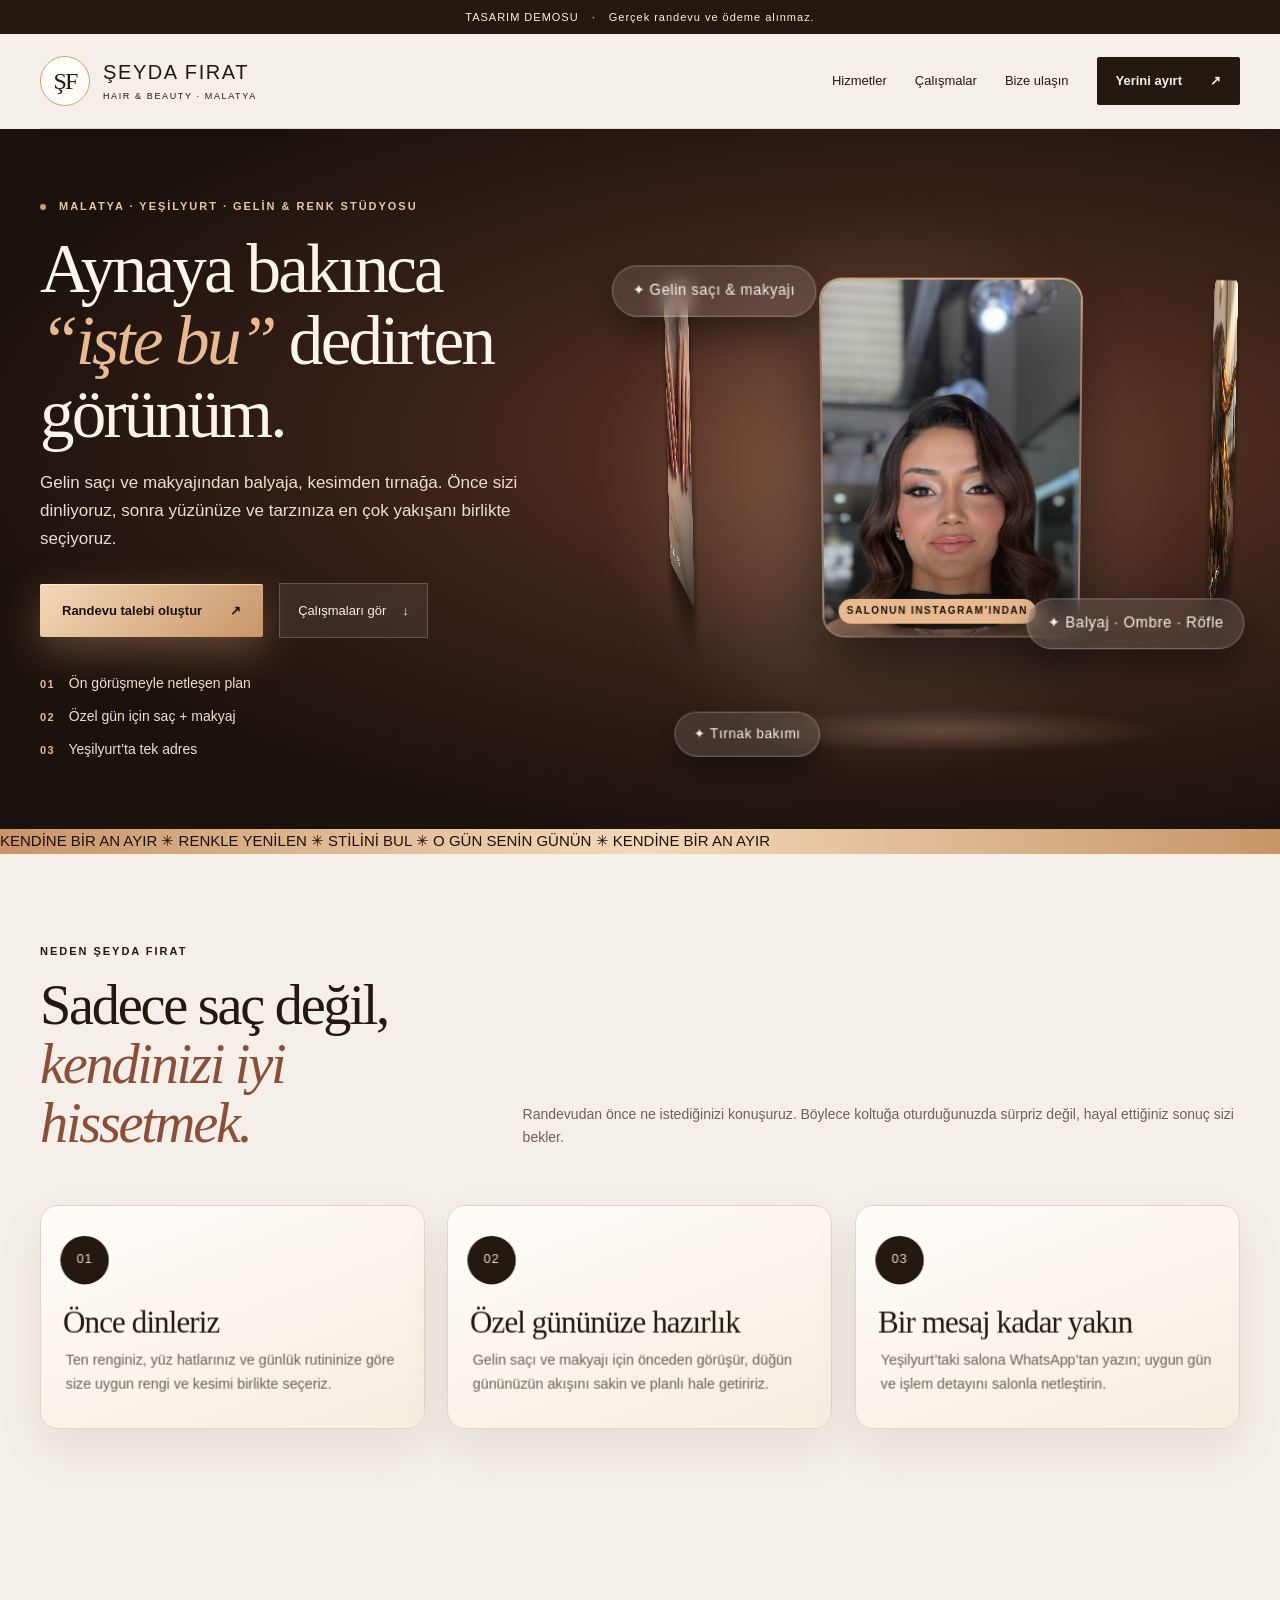
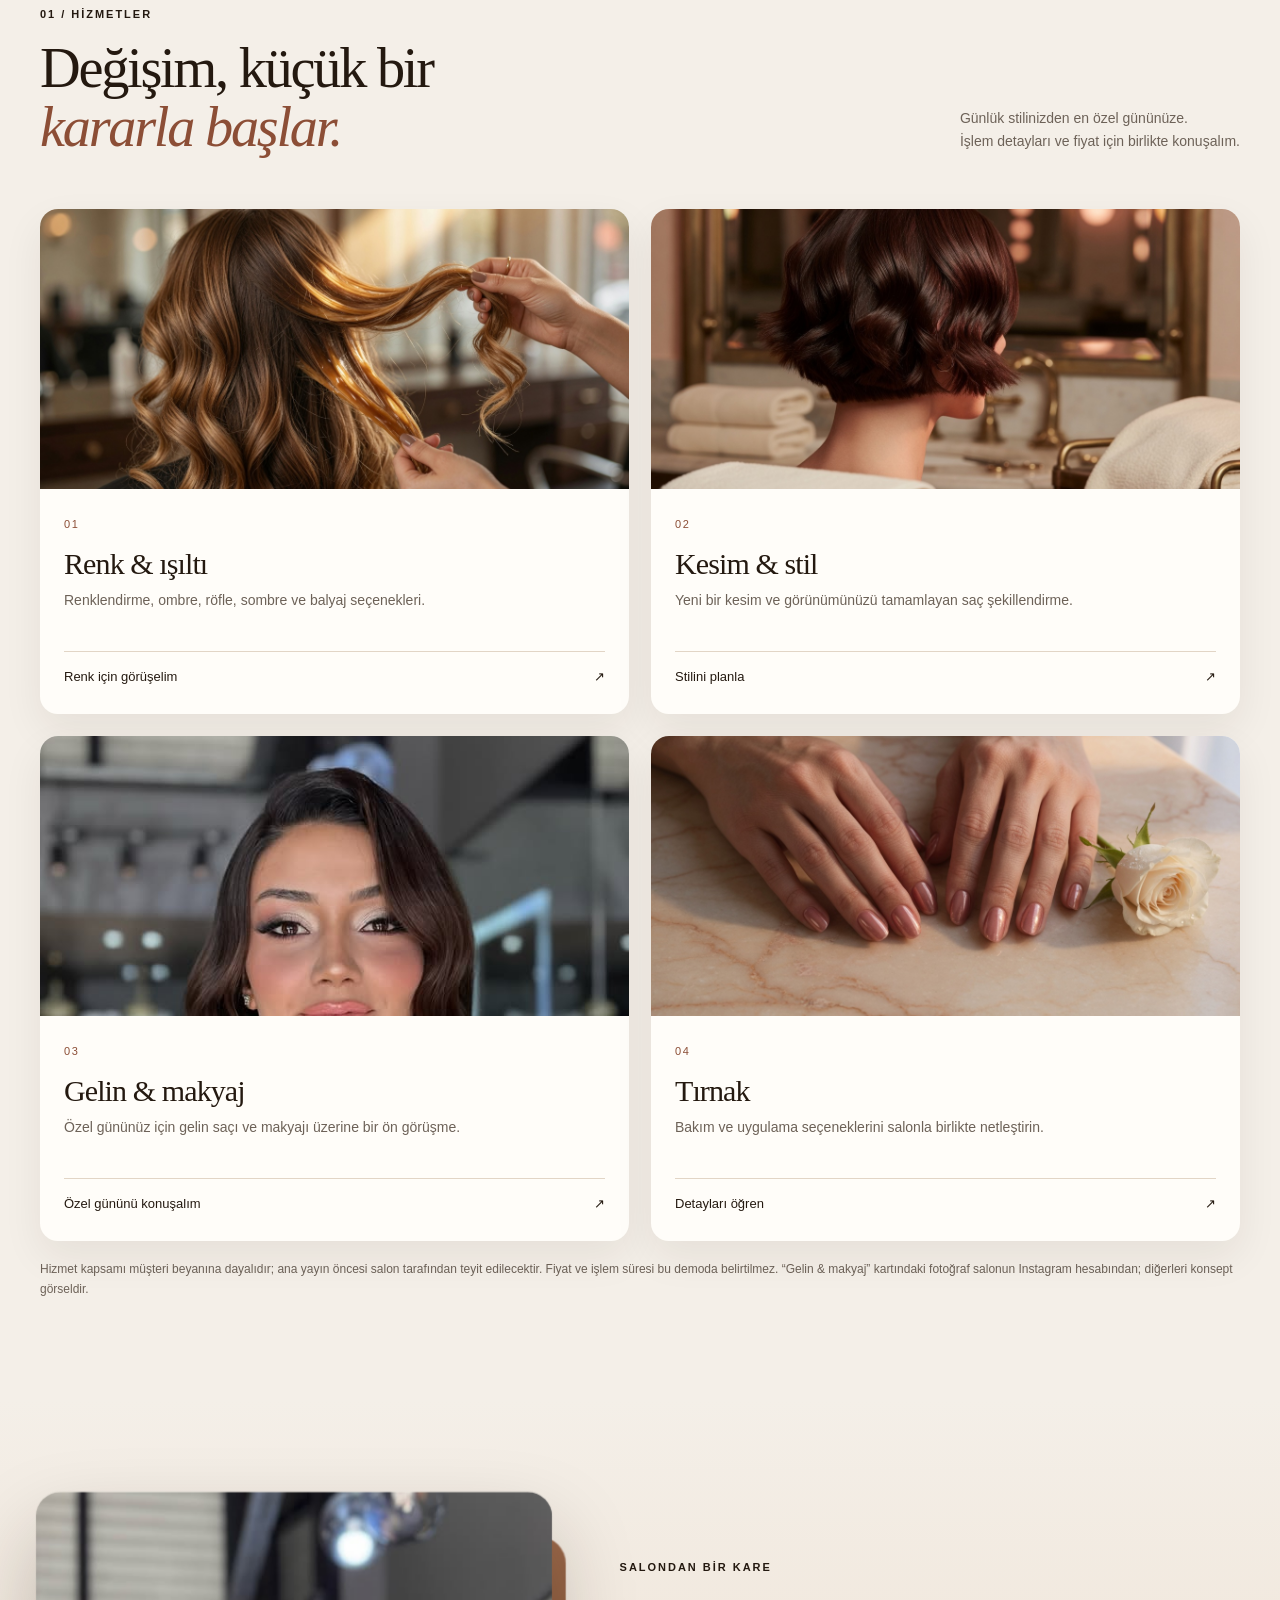
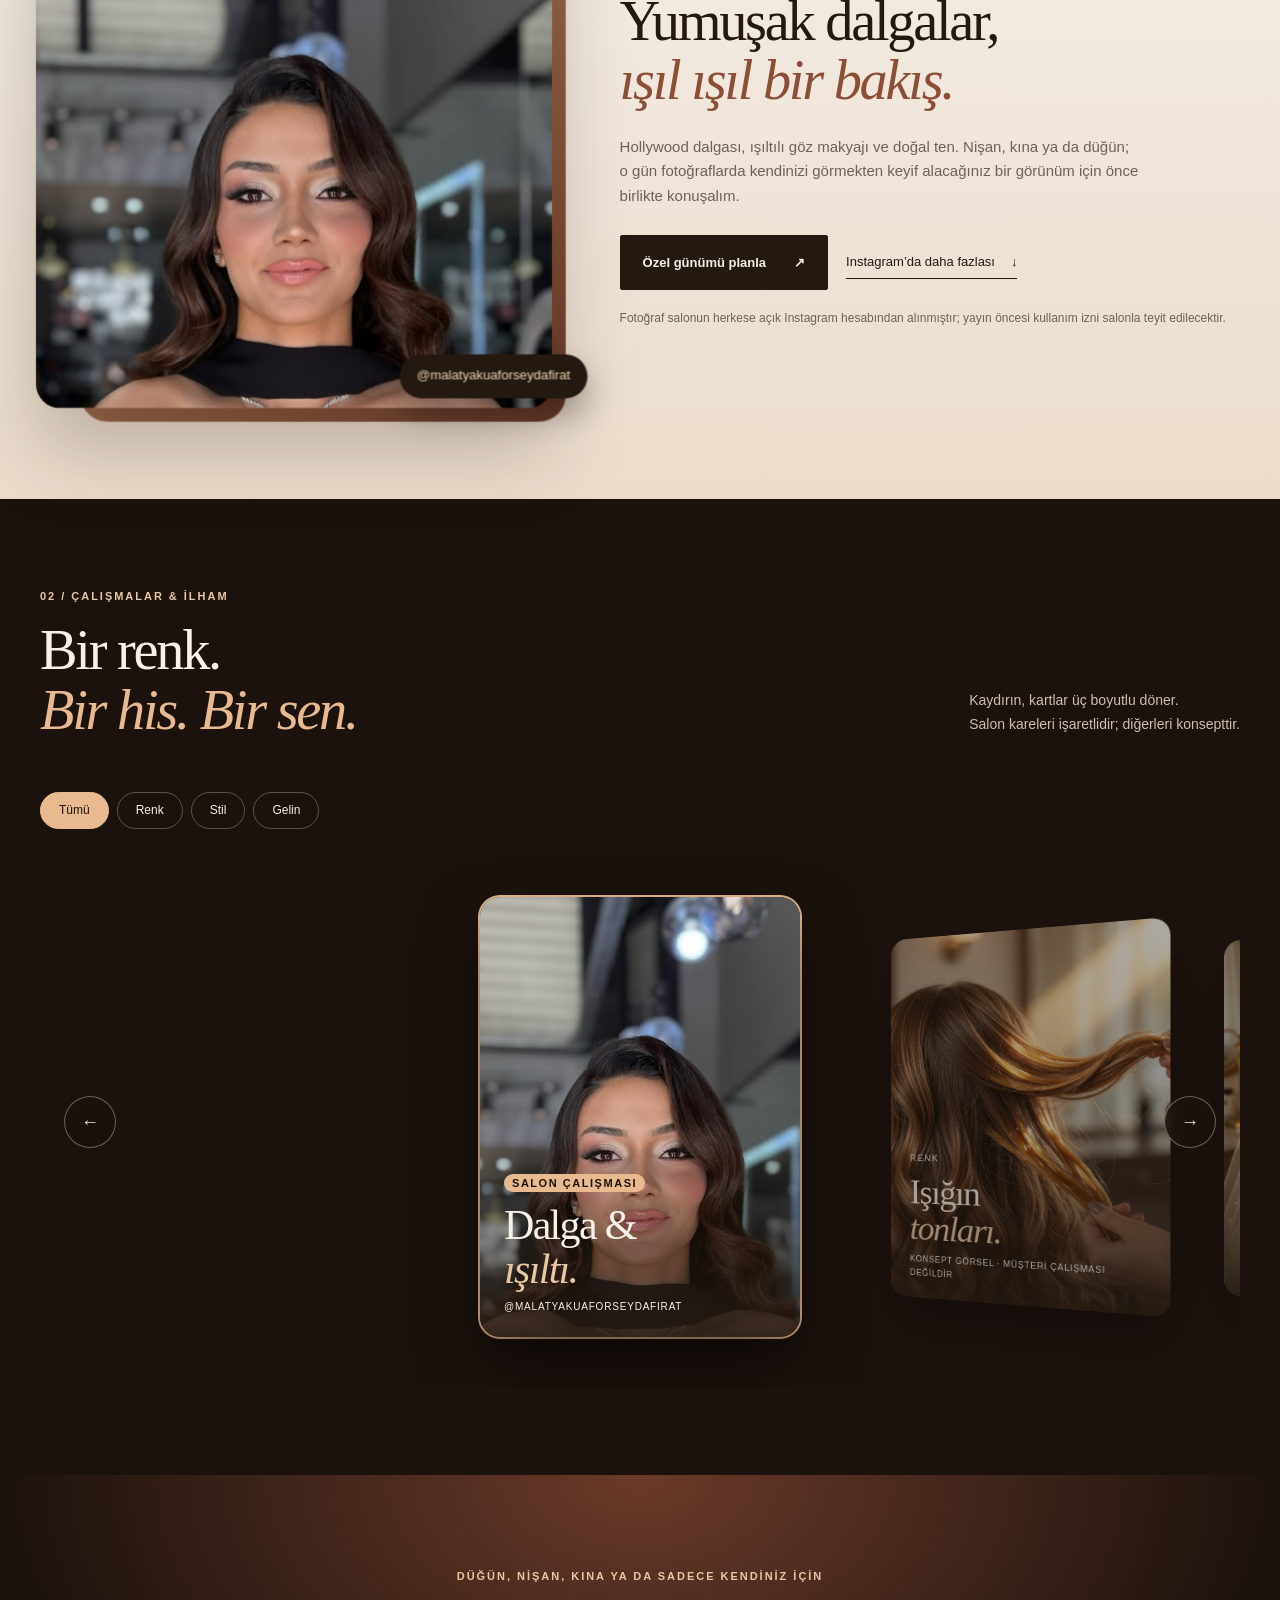
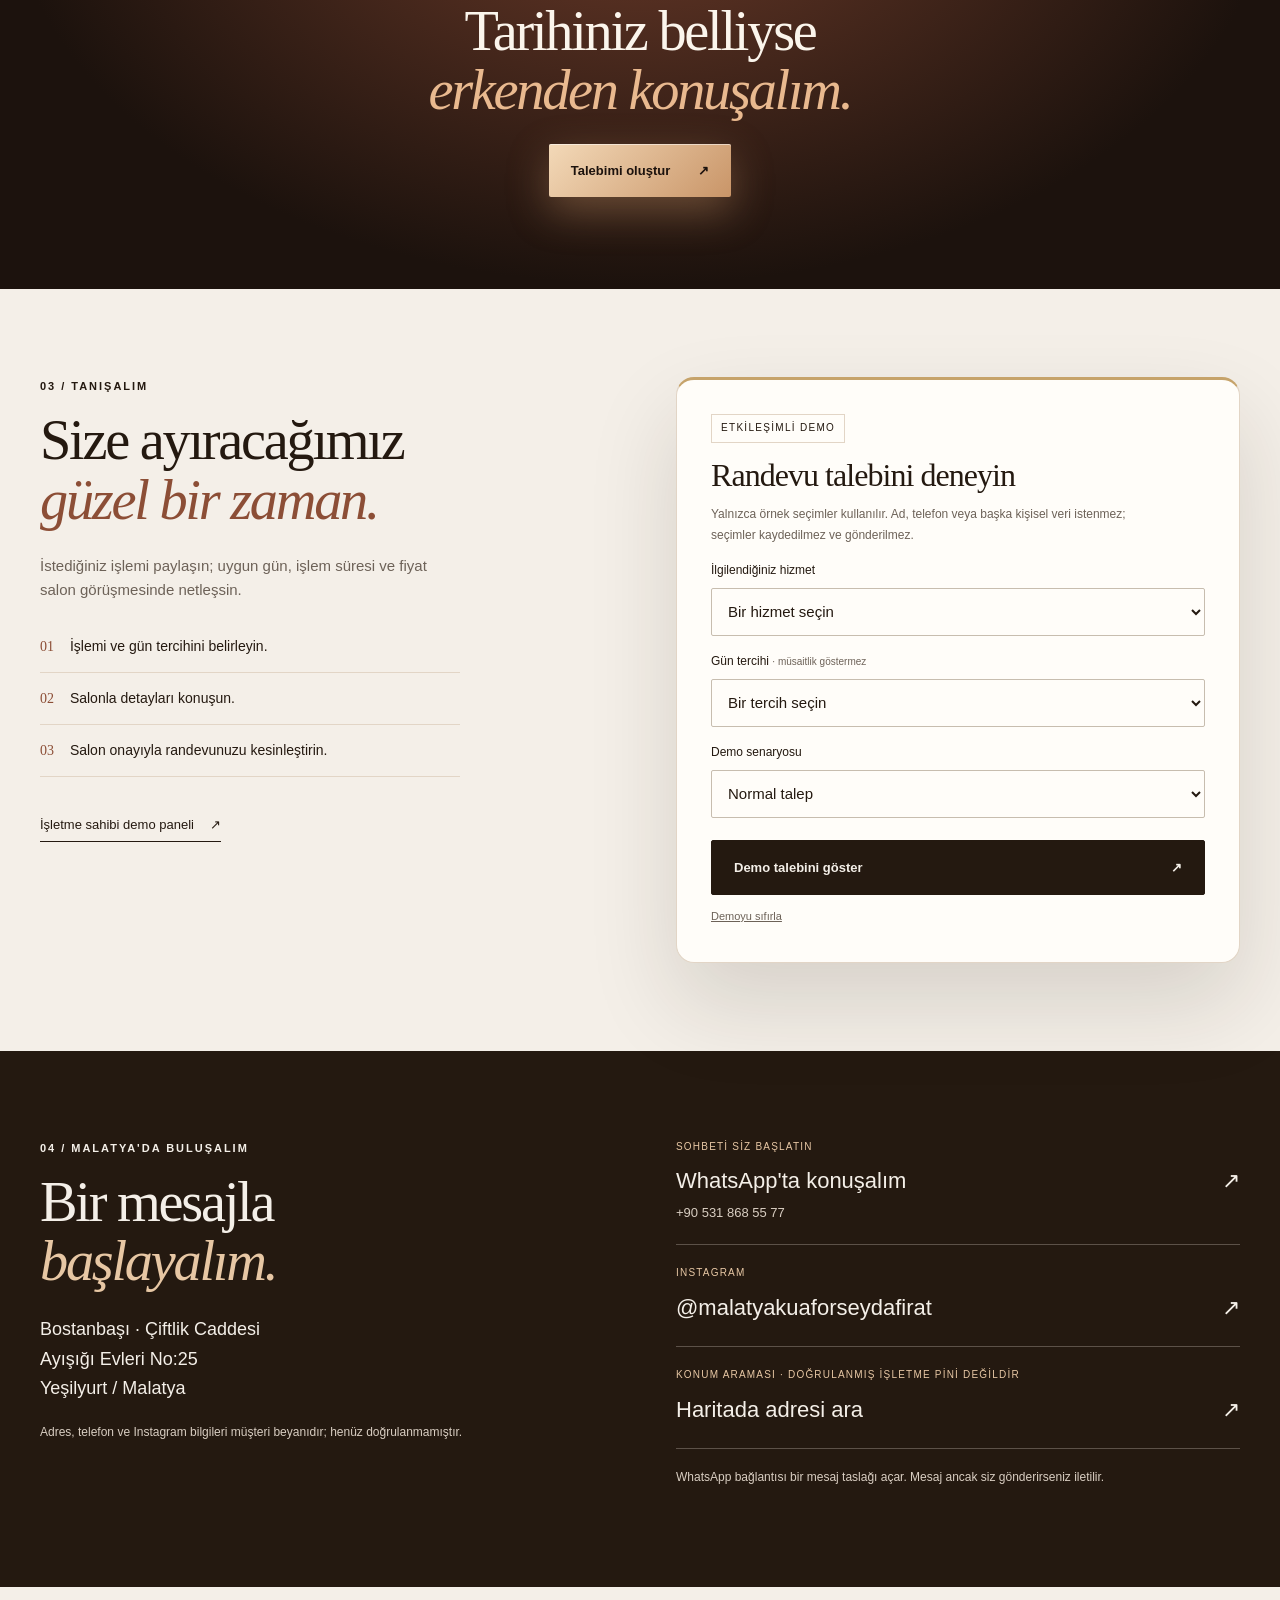
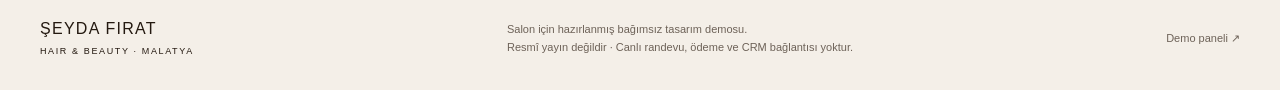
<file: index.html>
<!doctype html>
<html lang="tr">
<head>
  <meta charset="utf-8"><meta name="viewport" content="width=device-width, initial-scale=1">
  <meta name="robots" content="noindex,nofollow"><meta name="theme-color" content="#1c120d">
  <meta name="description" content="Salon Şeyda Fırat için Malatya, Yeşilyurt odaklı web sitesi tasarım demosu. Gerçek randevu almaz.">
  <title>Salon Şeyda Fırat · Malatya | Tasarım demosu</title>
  <link rel="icon" href="assets/mark.svg" type="image/svg+xml"><link rel="stylesheet" href="style.css"><script src="app.js" defer></script>
</head>
<body class="v3d">
  <a class="skip" href="#main">İçeriğe geç</a>
  <div class="preview">TASARIM DEMOSU <span>·</span> Gerçek randevu ve ödeme alınmaz.</div>
  <header class="header wrap">
    <a class="brand" href="#" aria-label="Salon Şeyda Fırat ana sayfa"><span class="monogram">ŞF</span><span>ŞEYDA FIRAT<small>HAIR & BEAUTY · MALATYA</small></span></a>
    <button class="menu-toggle" aria-expanded="false" aria-controls="nav">Menü <span>☰</span></button>
    <nav id="nav" aria-label="Ana menü"><a href="#hizmetler">Hizmetler</a><a href="#portfoy">Çalışmalar</a><a href="#iletisim">Bize ulaşın</a><a class="button small" href="#randevu">Yerini ayırt <span>↗</span></a></nav>
  </header>
  <main id="main">
    <section class="hero3d" aria-labelledby="hero-title">
      <div class="glow" aria-hidden="true"></div>
      <div class="wrap hero-grid">
        <div class="hero-copy">
          <p class="eyebrow"><span class="dot"></span> MALATYA · YEŞİLYURT · GELİN & RENK STÜDYOSU</p>
          <h1 id="hero-title">Aynaya bakınca<br><em>“işte bu”</em> dedirten<br>görünüm.</h1>
          <p class="intro">Gelin saçı ve makyajından balyaja, kesimden tırnağa. Önce sizi dinliyoruz, sonra yüzünüze ve tarzınıza en çok yakışanı birlikte seçiyoruz.</p>
          <div class="actions"><a class="button glow-btn" href="#randevu">Randevu talebi oluştur <span>↗</span></a><a class="text-link light" href="#portfoy">Çalışmaları gör <span>↓</span></a></div>
          <ul class="hero-points"><li><b>01</b> Ön görüşmeyle netleşen plan</li><li><b>02</b> Özel gün için saç + makyaj</li><li><b>03</b> Yeşilyurt’ta tek adres</li></ul>
        </div>
        <div class="scene" data-scene aria-label="Salon çalışmaları ve konsept görsellerden dönen 3B vitrin">
          <div class="scene-tilt">
            <div class="ring-pos"><div class="ring">
              <figure style="--i:0" class="real"><img src="assets/ig-makyaj.jpg" alt="Salonun Instagram hesabında paylaşılan dalgalı saç ve makyaj çalışması."><figcaption>SALONUN INSTAGRAM’INDAN</figcaption></figure>
              <figure style="--i:1"><img src="assets/look-renk.jpg" alt="Karamel röfle konsepti. Müşteri çalışması değildir."><figcaption>RENK · KONSEPT</figcaption></figure>
              <figure style="--i:2"><img src="assets/look-gelin.jpg" alt="Gelin topuzu konsepti. Müşteri çalışması değildir."><figcaption>GELİN · KONSEPT</figcaption></figure>
              <figure style="--i:3"><img src="assets/look-stil.jpg" alt="Kısa dalgalı kesim konsepti. Müşteri çalışması değildir."><figcaption>KESİM · KONSEPT</figcaption></figure>
              <figure style="--i:4"><img src="assets/look-tirnak.jpg" alt="Tırnak bakımı konsepti. Müşteri çalışması değildir."><figcaption>TIRNAK · KONSEPT</figcaption></figure>
            </div></div>
            <span class="chip3d c1">✦ Gelin saçı & makyajı</span>
            <span class="chip3d c2">✦ Balyaj · Ombre · Röfle</span>
            <span class="chip3d c3">✦ Tırnak bakımı</span>
            <div class="floor" aria-hidden="true"></div>
          </div>
        </div>
      </div>
    </section>
    <div class="ribbon" aria-hidden="true">KENDİNE BİR AN AYIR <span>✳</span> RENKLE YENİLEN <span>✳</span> STİLİNİ BUL <span>✳</span> O GÜN SENİN GÜNÜN <span>✳</span> KENDİNE BİR AN AYIR</div>

    <section class="why section wrap" aria-labelledby="why-title">
      <div class="section-head"><div><p class="eyebrow">NEDEN ŞEYDA FIRAT</p><h2 id="why-title">Sadece saç değil,<br><em>kendinizi iyi hissetmek.</em></h2></div><p>Randevudan önce ne istediğinizi konuşuruz. Böylece koltuğa oturduğunuzda sürpriz değil, hayal ettiğiniz sonuç sizi bekler.</p></div>
      <div class="why-grid">
        <article class="tilt" data-tilt><span class="why-no">01</span><h3>Önce dinleriz</h3><p>Ten renginiz, yüz hatlarınız ve günlük rutininize göre size uygun rengi ve kesimi birlikte seçeriz.</p></article>
        <article class="tilt" data-tilt><span class="why-no">02</span><h3>Özel gününüze hazırlık</h3><p>Gelin saçı ve makyajı için önceden görüşür, düğün gününüzün akışını sakin ve planlı hale getiririz.</p></article>
        <article class="tilt" data-tilt><span class="why-no">03</span><h3>Bir mesaj kadar yakın</h3><p>Yeşilyurt’taki salona WhatsApp’tan yazın; uygun gün ve işlem detayını salonla netleştirin.</p></article>
      </div>
    </section>

    <section id="hizmetler" class="section wrap"><div class="section-head"><div><p class="eyebrow">01 / HİZMETLER</p><h2>Değişim, küçük bir<br><em>kararla başlar.</em></h2></div><p>Günlük stilinizden en özel gününüze.<br>İşlem detayları ve fiyat için birlikte konuşalım.</p></div>
      <div class="services">
        <article class="tilt" data-tilt><div class="service-photo"><img src="assets/look-renk.jpg" alt=""></div><div class="service-body"><span class="service-no">01</span><h3>Renk & ışıltı</h3><p>Renklendirme, ombre, röfle, sombre ve balyaj seçenekleri.</p><a href="#randevu" data-service="renk">Renk için görüşelim <span>↗</span></a></div></article>
        <article class="tilt" data-tilt><div class="service-photo"><img src="assets/look-stil.jpg" alt=""></div><div class="service-body"><span class="service-no">02</span><h3>Kesim & stil</h3><p>Yeni bir kesim ve görünümünüzü tamamlayan saç şekillendirme.</p><a href="#randevu" data-service="kesim">Stilini planla <span>↗</span></a></div></article>
        <article class="tilt" data-tilt><div class="service-photo"><img src="assets/ig-makyaj.jpg" alt=""></div><div class="service-body"><span class="service-no">03</span><h3>Gelin & makyaj</h3><p>Özel gününüz için gelin saçı ve makyajı üzerine bir ön görüşme.</p><a href="#randevu" data-service="gelin">Özel gününü konuşalım <span>↗</span></a></div></article>
        <article class="tilt" data-tilt><div class="service-photo"><img src="assets/look-tirnak.jpg" alt=""></div><div class="service-body"><span class="service-no">04</span><h3>Tırnak</h3><p>Bakım ve uygulama seçeneklerini salonla birlikte netleştirin.</p><a href="#randevu" data-service="tirnak">Detayları öğren <span>↗</span></a></div></article>
      </div>
      <p class="fine">Hizmet kapsamı müşteri beyanına dayalıdır; ana yayın öncesi salon tarafından teyit edilecektir. Fiyat ve işlem süresi bu demoda belirtilmez. “Gelin & makyaj” kartındaki fotoğraf salonun Instagram hesabından; diğerleri konsept görseldir.</p>
    </section>

    <section class="spotlight" aria-labelledby="spot-title">
      <div class="wrap spot-grid">
        <div class="frame3d tilt" data-tilt>
          <div class="frame-back" aria-hidden="true"></div>
          <img src="assets/ig-makyaj.jpg" alt="Salonun Instagram hesabında paylaşılan, dalgalı saç ve ışıltılı makyaj çalışması.">
          <span class="frame-tag">@malatyakuaforseydafirat</span>
        </div>
        <div>
          <p class="eyebrow">SALONDAN BİR KARE</p>
          <h2 id="spot-title">Yumuşak dalgalar,<br><em>ışıl ışıl bir bakış.</em></h2>
          <p>Hollywood dalgası, ışıltılı göz makyajı ve doğal ten. Nişan, kına ya da düğün; o gün fotoğraflarda kendinizi görmekten keyif alacağınız bir görünüm için önce birlikte konuşalım.</p>
          <div class="actions"><a class="button" href="#randevu" data-service="gelin">Özel günümü planla <span>↗</span></a><a class="text-link" href="#iletisim">Instagram’da daha fazlası <span>↓</span></a></div>
          <p class="fine">Fotoğraf salonun herkese açık Instagram hesabından alınmıştır; yayın öncesi kullanım izni salonla teyit edilecektir.</p>
        </div>
      </div>
    </section>

    <section id="portfoy" class="inspiration"><div class="wrap section"><div class="section-head"><div><p class="eyebrow">02 / ÇALIŞMALAR & İLHAM</p><h2>Bir renk.<br><em>Bir his. Bir sen.</em></h2></div><p>Kaydırın, kartlar üç boyutlu döner.<br>Salon kareleri işaretlidir; diğerleri konsepttir.</p></div><div class="filters" role="group" aria-label="Kategori"><button class="chip active" data-filter="all" aria-pressed="true">Tümü</button><button class="chip" data-filter="renk" aria-pressed="false">Renk</button><button class="chip" data-filter="stil" aria-pressed="false">Stil</button><button class="chip" data-filter="gelin" aria-pressed="false">Gelin</button></div>
      <div class="flow-wrap"><button class="flow-btn prev" type="button" aria-label="Önceki kart">←</button><div class="portfolio flow" tabindex="0" aria-label="Kaydırılabilir çalışma galerisi">
        <article class="concept real" data-category="gelin"><img src="assets/ig-makyaj.jpg" alt="Salonun Instagram çalışması: dalgalı saç ve makyaj."><div class="concept-copy"><span>SALON ÇALIŞMASI</span><strong>Dalga &<br><i>ışıltı.</i></strong><p>@MALATYAKUAFORSEYDAFIRAT</p></div></article>
        <article class="concept" data-category="renk"><img src="assets/look-renk.jpg" alt=""><div class="concept-copy"><span>RENK</span><strong>Işığın<br><i>tonları.</i></strong><p>KONSEPT GÖRSEL · MÜŞTERİ ÇALIŞMASI DEĞİLDİR</p></div></article>
        <article class="concept" data-category="gelin"><img src="assets/look-gelin.jpg" alt=""><div class="concept-copy"><span>GELİN</span><strong>O günün<br><i>ışıltısı.</i></strong><p>KONSEPT GÖRSEL · MÜŞTERİ ÇALIŞMASI DEĞİLDİR</p></div></article>
        <article class="concept" data-category="stil"><img src="assets/look-stil.jpg" alt=""><div class="concept-copy"><span>STİL</span><strong>Doğal.<br><i>Kendine ait.</i></strong><p>KONSEPT GÖRSEL · MÜŞTERİ ÇALIŞMASI DEĞİLDİR</p></div></article>
        <article class="concept" data-category="stil"><img src="assets/look-tirnak.jpg" alt=""><div class="concept-copy"><span>TIRNAK</span><strong>İnce<br><i>detaylar.</i></strong><p>KONSEPT GÖRSEL · MÜŞTERİ ÇALIŞMASI DEĞİLDİR</p></div></article>
        <article class="concept" data-category="renk"><img src="assets/salon-interior.jpg" alt=""><div class="concept-copy"><span>ATMOSFER</span><strong>Size ayrılmış<br><i>bir saat.</i></strong><p>KONSEPT GÖRSEL · SALON FOTOĞRAFI DEĞİLDİR</p></div></article>
      </div><button class="flow-btn next" type="button" aria-label="Sonraki kart">→</button></div>
      <div class="wrap"><div id="filter-status" class="sr-only" role="status"></div></div></div></section>

    <section class="cta-band" aria-label="Randevu çağrısı"><div class="wrap cta-inner"><p class="eyebrow">DÜĞÜN, NİŞAN, KINA YA DA SADECE KENDİNİZ İÇİN</p><h2>Tarihiniz belliyse<br><em>erkenden konuşalım.</em></h2><a class="button glow-btn" href="#randevu">Talebimi oluştur <span>↗</span></a></div></section>

    <section id="randevu" class="section wrap booking"><div><p class="eyebrow">03 / TANIŞALIM</p><h2>Size ayıracağımız<br><em>güzel bir zaman.</em></h2><p>İstediğiniz işlemi paylaşın; uygun gün, işlem süresi ve fiyat salon görüşmesinde netleşsin.</p><div class="steps"><p><b>01</b> İşlemi ve gün tercihini belirleyin.</p><p><b>02</b> Salonla detayları konuşun.</p><p><b>03</b> Salon onayıyla randevunuzu kesinleştirin.</p></div><a class="text-link" href="panel.html">İşletme sahibi demo paneli <span>↗</span></a></div>
      <div class="form-card tilt-soft"><span class="badge">ETKİLEŞİMLİ DEMO</span><h3>Randevu talebini deneyin</h3><p class="fine">Yalnızca örnek seçimler kullanılır. Ad, telefon veya başka kişisel veri istenmez; seçimler kaydedilmez ve gönderilmez.</p><form id="booking-form" autocomplete="off"><label for="service">İlgilendiğiniz hizmet</label><select id="service" required><option value="">Bir hizmet seçin</option><option value="renk">Renk & ışıltı</option><option value="kesim">Kesim & stil</option><option value="gelin">Gelin saçı & makyajı</option><option value="tirnak">Tırnak</option></select><label for="day">Gün tercihi <small>· müsaitlik göstermez</small></label><select id="day" required><option value="">Bir tercih seçin</option><option>Hafta içi</option><option>Hafta sonu</option><option>Salonla birlikte belirleyelim</option></select><label for="scenario">Demo senaryosu</label><select id="scenario"><option value="normal">Normal talep</option><option value="conflict">Çakışma</option><option value="cancel">İptal</option><option value="error">Bağlantı hatası</option></select><button class="button" type="submit">Demo talebini göster <span>↗</span></button><div id="form-result" class="result" role="status" aria-live="polite" hidden></div><button id="reset-demo" class="text-button" type="button">Demoyu sıfırla</button></form><noscript><p>Demoyu denemek için JavaScript gerekir. İletişim bağlantıları aşağıdadır.</p></noscript></div>
    </section>
    <section id="iletisim" class="contact"><div class="wrap section"><div><p class="eyebrow">04 / MALATYA'DA BULUŞALIM</p><h2>Bir mesajla<br><em>başlayalım.</em></h2><p class="address">Bostanbaşı · Çiftlik Caddesi<br>Ayışığı Evleri No:25<br>Yeşilyurt / Malatya</p><p class="fine">Adres, telefon ve Instagram bilgileri müşteri beyanıdır; henüz doğrulanmamıştır.</p></div><div class="contact-links"><a href="https://wa.me/905318685577?text=Merhaba%2C%20hizmetleriniz%20hakk%C4%B1nda%20bilgi%20almak%20istiyorum." target="_blank" rel="noopener noreferrer"><small>SOHBETİ SİZ BAŞLATIN</small><strong>WhatsApp'ta konuşalım <span>↗</span></strong><span>+90 531 868 55 77</span></a><a href="https://www.instagram.com/malatyakuaforseydafirat/" target="_blank" rel="noopener noreferrer"><small>INSTAGRAM</small><strong>@malatyakuaforseydafirat <span>↗</span></strong></a><a href="https://www.google.com/maps/search/?api=1&query=Bostanba%C5%9F%C4%B1%20%C3%87iftlik%20Caddesi%20Ay%C4%B1%C5%9F%C4%B1%C4%9F%C4%B1%20Evleri%20No%2025%20Ye%C5%9Filyurt%20Malatya" target="_blank" rel="noopener noreferrer"><small>KONUM ARAMASI · DOĞRULANMIŞ İŞLETME PİNİ DEĞİLDİR</small><strong>Haritada adresi ara <span>↗</span></strong></a><p class="fine">WhatsApp bağlantısı bir mesaj taslağı açar. Mesaj ancak siz gönderirseniz iletilir.</p></div></div></section>
  </main>
  <footer class="wrap footer"><a class="brand" href="#">ŞEYDA FIRAT<small>HAIR & BEAUTY · MALATYA</small></a><p>Salon için hazırlanmış bağımsız tasarım demosu.<br>Resmî yayın değildir · Canlı randevu, ödeme ve CRM bağlantısı yoktur.</p><a href="panel.html">Demo paneli ↗</a></footer>
  <a class="mobile-cta" href="#randevu">Yerini ayırt <span>↗</span></a>
</body>
</html>
</file>
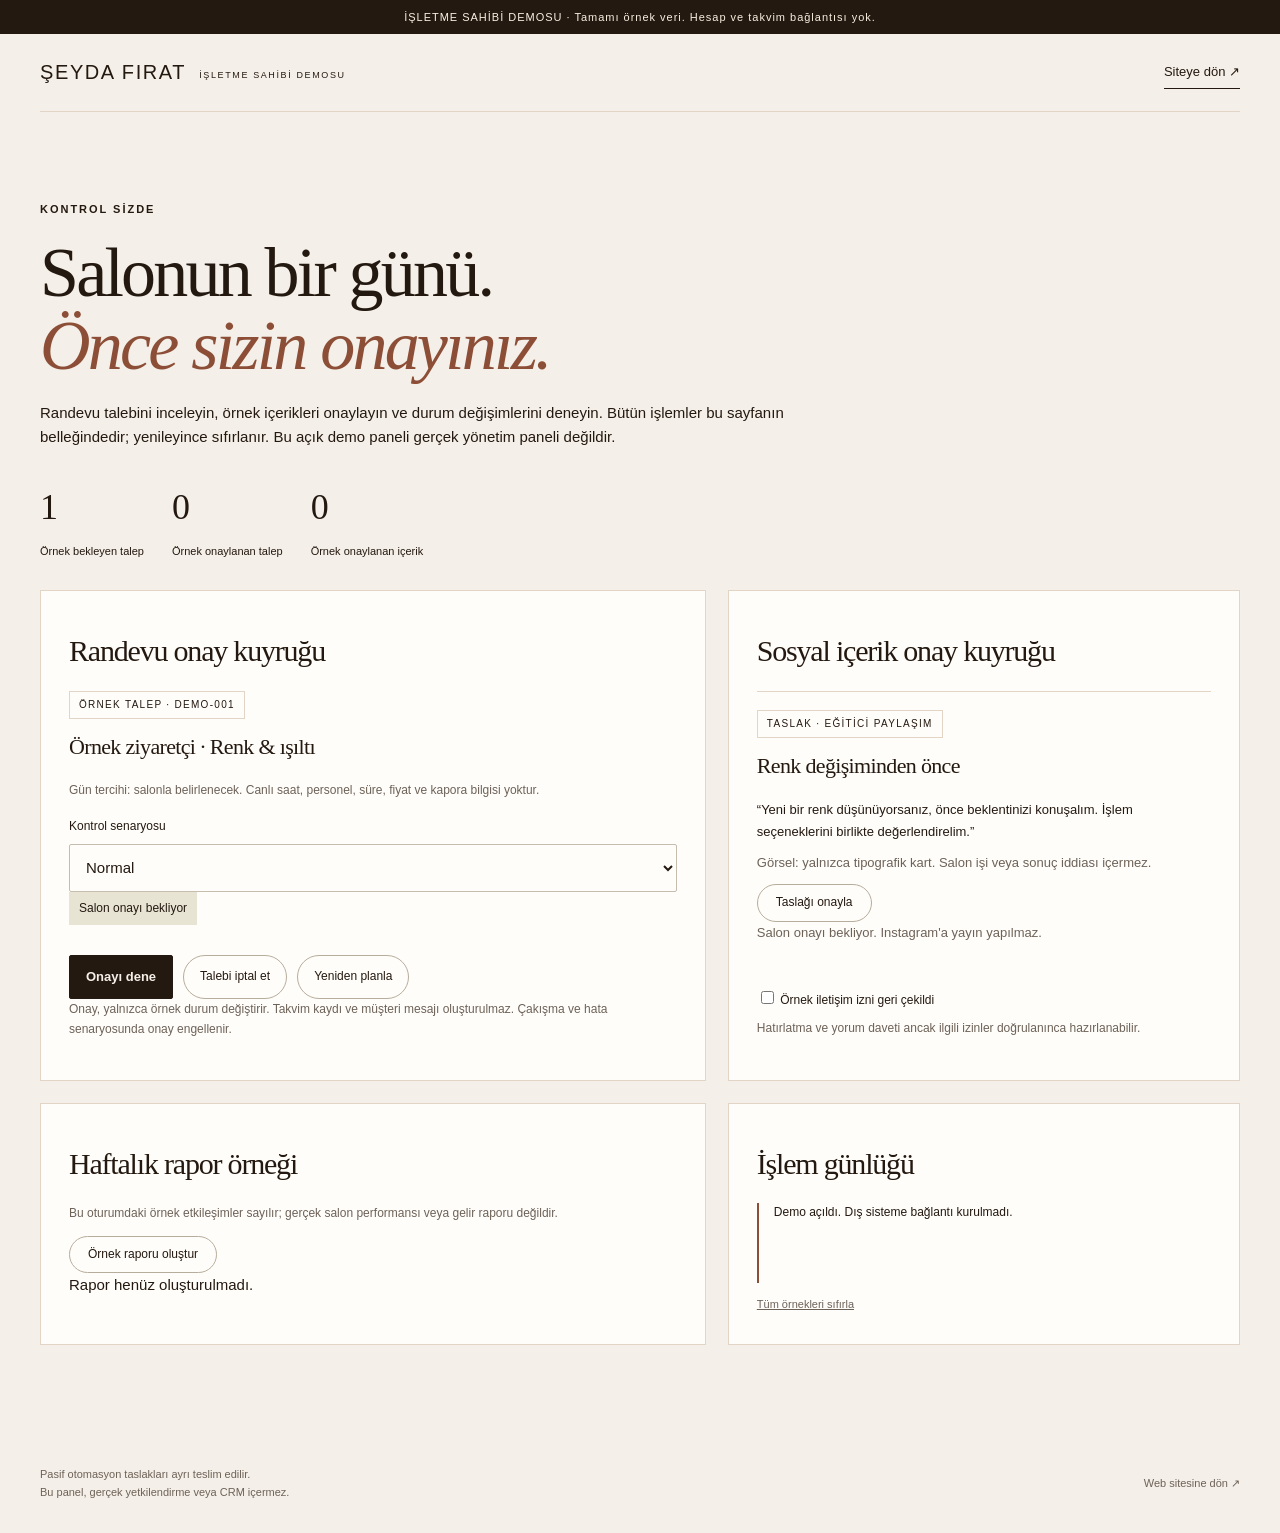
<file: panel.html>
<!doctype html><html lang="tr"><head><meta charset="utf-8"><meta name="viewport" content="width=device-width, initial-scale=1"><meta name="robots" content="noindex,nofollow"><title>İşletme sahibi demo paneli · Şeyda Fırat</title><link rel="icon" href="assets/mark.svg"><link rel="stylesheet" href="style.css"><script src="panel.js" defer></script></head><body class="panel-page"><a class="skip" href="#main">İçeriğe geç</a><div class="preview">İŞLETME SAHİBİ DEMOSU · Tamamı örnek veri. Hesap ve takvim bağlantısı yok.</div><header class="header wrap panel-header"><a class="brand" href="index.html">ŞEYDA FIRAT<small>İŞLETME SAHİBİ DEMOSU</small></a><a class="text-link" href="index.html">Siteye dön ↗</a></header><main id="main" class="wrap section"><div class="panel-intro"><p class="eyebrow">KONTROL SİZDE</p><h1 style="font-size:clamp(42px,6vw,70px)">Salonun bir günü.<br><em>Önce sizin onayınız.</em></h1><p>Randevu talebini inceleyin, örnek içerikleri onaylayın ve durum değişimlerini deneyin. Bütün işlemler bu sayfanın belleğindedir; yenileyince sıfırlanır. Bu açık demo paneli gerçek yönetim paneli değildir.</p></div><div class="metrics"><div><strong id="pending-count">1</strong><span>Örnek bekleyen talep</span></div><div><strong id="approved-count">0</strong><span>Örnek onaylanan talep</span></div><div><strong id="content-count">0</strong><span>Örnek onaylanan içerik</span></div></div><div class="panel-grid"><section class="panel-card"><h2>Randevu onay kuyruğu</h2><span class="badge">ÖRNEK TALEP · DEMO-001</span><h3>Örnek ziyaretçi · Renk & ışıltı</h3><p class="fine">Gün tercihi: salonla belirlenecek. Canlı saat, personel, süre, fiyat ve kapora bilgisi yoktur.</p><label for="panel-scenario">Kontrol senaryosu</label><select id="panel-scenario"><option value="normal">Normal</option><option value="conflict">Takvim çakışması</option><option value="error">Entegrasyon hatası</option></select><p id="booking-status" class="panel-status" role="status">Salon onayı bekliyor</p><div class="panel-actions"><button class="button" id="approve">Onayı dene</button><button class="chip" id="cancel">Talebi iptal et</button><button class="chip" id="reschedule">Yeniden planla</button><button class="chip" id="retry" hidden>Yeniden dene</button></div><p class="fine">Onay, yalnızca örnek durum değiştirir. Takvim kaydı ve müşteri mesajı oluşturulmaz. Çakışma ve hata senaryosunda onay engellenir.</p></section><section class="panel-card"><h2>Sosyal içerik onay kuyruğu</h2><article class="panel-item"><span class="badge">TASLAK · EĞİTİCİ PAYLAŞIM</span><h3>Renk değişiminden önce</h3><p>“Yeni bir renk düşünüyorsanız, önce beklentinizi konuşalım. İşlem seçeneklerini birlikte değerlendirelim.”</p><p class="fine">Görsel: yalnızca tipografik kart. Salon işi veya sonuç iddiası içermez.</p><button class="chip" id="content-approve">Taslağı onayla</button><p id="content-status" role="status" class="fine">Salon onayı bekliyor. Instagram'a yayın yapılmaz.</p></article><label for="stop-messages"><input id="stop-messages" type="checkbox"> Örnek iletişim izni geri çekildi</label><p id="consent-status" class="fine" role="status">Hatırlatma ve yorum daveti ancak ilgili izinler doğrulanınca hazırlanabilir.</p></section><section class="panel-card"><h2>Haftalık rapor örneği</h2><p class="fine">Bu oturumdaki örnek etkileşimler sayılır; gerçek salon performansı veya gelir raporu değildir.</p><button class="chip" id="report">Örnek raporu oluştur</button><p id="report-output" role="status">Rapor henüz oluşturulmadı.</p></section><section class="panel-card"><h2>İşlem günlüğü</h2><div id="panel-log" class="panel-log" role="log" aria-live="polite">Demo açıldı. Dış sisteme bağlantı kurulmadı.</div><button class="text-button" id="panel-reset">Tüm örnekleri sıfırla</button></section></div></main><footer class="wrap footer"><p>Pasif otomasyon taslakları ayrı teslim edilir.<br>Bu panel, gerçek yetkilendirme veya CRM içermez.</p><a href="index.html">Web sitesine dön ↗</a></footer></body></html>
</file>
<file: style.css>
:root{--paper:#f4efe8;--ink:#241910;--muted:#6d6258;--line:#e2d5c6;--accent:#8c4e36;--white:#fffdf9;--olive:#e7e4d4;--gold:#c6a36a}
*{box-sizing:border-box}
html{scroll-behavior:smooth;scroll-padding-top:24px}
body{margin:0;color:var(--ink);background:var(--paper);font-family:Arial,Helvetica,sans-serif;font-size:15px;line-height:1.65}
img{max-width:100%;height:auto}
a{color:inherit;text-decoration:none}
button,input,select{font:inherit}
button,a,select{touch-action:manipulation}
button{cursor:pointer}
button:disabled{cursor:default;opacity:.55}
a:focus-visible,button:focus-visible,select:focus-visible{outline:3px solid #936638;outline-offset:5px}
::selection{background:#e4c7ae}
h1,h2,h3,p{margin-top:0}
h1,h2,h3{font-family:Georgia,'Times New Roman',serif;font-weight:400;line-height:1.05;letter-spacing:-.04em}
h1{font-size:clamp(52px,6.2vw,92px);margin:18px 0}
h2{font-size:clamp(36px,4.4vw,62px);margin:16px 0 24px}
h3{font-size:30px;letter-spacing:-.03em}
em,i{font-weight:400;color:var(--accent)}
.wrap{max-width:1240px;width:calc(100% - 80px);margin:auto}
.preview{background:var(--ink);color:#f8efdf;text-align:center;padding:8px 18px;font-size:11px;letter-spacing:.09em}
.preview span{margin:0 9px}
.header{display:flex;align-items:center;justify-content:space-between;padding:22px 0;gap:24px;border-bottom:1px solid var(--line)}
.brand{font-size:20px;letter-spacing:.08em;line-height:1.3;display:flex;align-items:center;gap:13px;flex-shrink:0}
.brand small{display:block;font-family:Arial,sans-serif;font-size:9px;letter-spacing:.18em;margin-top:6px}
.monogram{border:1px solid var(--gold);width:50px;height:50px;border-radius:50%;display:grid;place-items:center;font-family:Georgia,serif;font-size:24px;letter-spacing:-.08em;background:#fffdf8}
.header nav{display:flex;gap:28px;align-items:center;font-size:13px}
.button{display:inline-flex;justify-content:space-between;align-items:center;gap:28px;background:var(--ink);color:var(--paper);border:1px solid var(--ink);border-radius:2px;padding:16px 22px;font-size:13px;font-weight:600;transition:background .2s}
.button:hover{background:var(--accent)}
.button.small{padding:12px 18px}
.text-link{display:inline-flex;gap:16px;align-items:center;font-size:13px;border-bottom:1px solid currentColor;padding:5px 0}
.text-link:hover{color:var(--accent)}
.stage-copy .button{background:#f6efe6;color:#241910;border-color:#f6efe6}
.stage-copy .button:hover{background:#e7c7a4}
.text-link.light{color:#f6efe6;background:#241910d0;border:0;padding:16px 18px;text-shadow:none}
.stage{padding-bottom:20px}
.stage-photo{position:relative;min-height:680px;overflow:hidden;background:#3a2a22}
.stage-photo>img{position:absolute;inset:0;width:100%;height:100%;object-fit:cover}
.stage-photo:after{content:"";position:absolute;inset:0;background:linear-gradient(90deg,#241910e8 0%,#24191088 42%,#24191022 70%)}
.stage-copy{position:relative;z-index:1;color:#f7f1e8;padding:78px 0 90px;max-width:680px}
.stage-copy h1{color:#f7f1e8}
.stage-copy em{color:#e7c7a4}
.stage-copy .intro{color:#f3e7da;font-size:17px;max-width:34em}
.stage-copy .eyebrow{color:#e7c7a4}
.hero-note{margin:36px 0 0;font-size:11px;letter-spacing:.16em;color:#f3e7da}
.stage-note{position:absolute;z-index:1;right:28px;bottom:18px;margin:0;font-size:10px;letter-spacing:.14em;color:#f7f1e8}
.look-row{position:relative;z-index:2;display:grid;grid-template-columns:repeat(4,1fr);gap:14px;margin-top:-58px}
.look-row figure{margin:0;background:var(--white);padding:8px 8px 10px;box-shadow:0 18px 40px #24191024}
.look-row img{width:100%;height:190px;object-fit:cover;display:block}
.look-row figcaption{padding:10px 6px 2px;font-size:11px;letter-spacing:.16em;text-transform:uppercase}
.section{padding-top:88px;padding-bottom:88px}
.section-head{display:flex;justify-content:space-between;align-items:flex-end;gap:40px;margin-bottom:28px}
.section-head p:not(.eyebrow){font-size:14px;color:var(--muted);padding-bottom:14px}
.eyebrow{font-size:11px;letter-spacing:.18em;font-weight:600}
.dot{display:inline-block;background:var(--gold);height:6px;width:6px;border-radius:50%;margin-right:8px}
.services{display:grid;grid-template-columns:1fr 1fr;gap:22px}
.services article{background:var(--white);box-shadow:0 16px 40px #24191012;min-width:0}
.service-photo{height:280px;overflow:hidden}
.service-photo img{width:100%;height:100%;object-fit:cover;display:block}
.service-body{padding:22px 24px 26px}
.service-no{font-size:11px;letter-spacing:.14em;color:var(--accent)}
.services h3{margin:12px 0 10px}
.services p{font-size:14px;color:var(--muted);min-height:48px}
.services a{display:flex;justify-content:space-between;font-size:13px;gap:12px;border-top:1px solid var(--line);padding-top:14px}
.services a:hover{color:var(--accent)}
.fine{font-size:12px;color:var(--muted);line-height:1.7}
.services+.fine{margin-top:18px}
.mood{position:relative;min-height:300px;display:grid;place-items:center;overflow:hidden;text-align:center;color:#f7f1e8}
.mood img{position:absolute;inset:0;width:100%;height:100%;object-fit:cover;filter:brightness(.42)}
.mood p{position:relative;z-index:1;font-family:Georgia,serif;font-size:clamp(32px,4vw,56px);line-height:1.15;letter-spacing:-.03em;max-width:14em;margin:0;padding:40px 24px}
.inspiration{background:#ebe4da}
.filters{display:flex;gap:8px;flex-wrap:wrap;margin-bottom:22px}
.chip{background:transparent;border:1px solid #b7ad9c;border-radius:30px;padding:8px 18px;font-size:12px;color:var(--ink)}
.chip.active,.chip:hover{background:var(--ink);color:var(--paper);border-color:var(--ink)}
.portfolio{display:grid;grid-template-columns:1.2fr .9fr .9fr;gap:16px}
.concept{position:relative;min-height:520px;overflow:hidden;background:#3a2a22}
.concept img{position:absolute;inset:0;width:100%;height:100%;object-fit:cover}
.concept-copy{position:absolute;left:0;right:0;bottom:0;padding:28px 24px 22px;color:#f7f1e8;background:linear-gradient(transparent,#241910e6)}
.concept span{font-size:11px;letter-spacing:.14em}
.concept strong{display:block;font-family:Georgia,serif;font-size:42px;line-height:1.05;font-weight:400;letter-spacing:-.04em;margin:8px 0}
.concept strong i{color:#e7c7a4}
.concept p{font-size:10px;letter-spacing:.08em;margin:0}
.booking{display:grid;grid-template-columns:1fr 1fr;gap:72px;align-items:start}
.booking>div>p:not(.eyebrow){max-width:420px;color:var(--muted)}
.steps{margin:32px 0}
.steps p{font-size:14px;border-bottom:1px solid var(--line);padding-bottom:14px;max-width:420px}
.steps b{font-family:Georgia,serif;font-weight:400;color:var(--accent);margin-right:12px}
.form-card{background:var(--white);border:1px solid var(--line);border-top:3px solid var(--gold);padding:34px;box-shadow:0 22px 60px #24191014}
.badge{display:inline-block;font-size:10px;letter-spacing:.13em;padding:5px 9px;border:1px solid var(--line);margin-bottom:16px}
.form-card h3{font-size:32px;margin-bottom:12px}
label{font-size:12px;display:block;margin:16px 0 7px}
label small{font-size:10px;font-weight:400;color:var(--muted)}
select{width:100%;border:1px solid #c7bdaf;border-radius:2px;background:var(--white);padding:12px;color:var(--ink);min-height:48px}
form .button{width:100%;margin-top:22px}
.result{margin-top:18px;padding:16px;background:#e9edde;border-left:3px solid #607044;font-size:13px}
.result[data-state="error"],.result[data-state="conflict"]{background:#f3e7d9;border-color:#92633b}
.text-button{background:none;color:var(--muted);border:0;text-decoration:underline;font-size:11px;padding:12px 0 0}
.contact{background:var(--ink);color:var(--paper)}
.contact .section{display:grid;grid-template-columns:1fr 1fr;gap:72px}
.contact em{color:#e7c7a4}
.contact .fine{color:#d9cec2}
.address{font-size:18px}
.contact-links a{display:block;padding:20px 0;border-bottom:1px solid #5c5148;overflow-wrap:anywhere}
.contact-links a:first-child{padding-top:0}
.contact-links small{display:block;font-size:10px;letter-spacing:.12em;color:#e7c7a4;margin-bottom:8px}
.contact-links strong{display:flex;justify-content:space-between;gap:16px;font-weight:400;font-size:22px}
.contact-links a>span{font-size:13px;color:#d9cec2}
.contact-links>.fine{margin-top:18px}
.footer{display:flex;align-items:center;justify-content:space-between;gap:28px;padding-top:32px;padding-bottom:32px}
.footer .brand{display:block;font-size:16px}
.footer p,.footer>a:last-child{font-size:11px;color:var(--muted);margin:0}
.menu-toggle,.mobile-cta{display:none}
.skip{position:fixed;top:-100px;left:15px;z-index:30;background:var(--ink);color:white;padding:10px}
.skip:focus{top:10px}
.sr-only{position:absolute;width:1px;height:1px;overflow:hidden;clip:rect(0,0,0,0)}
[hidden]{display:none!important}
.panel-intro{max-width:760px}
.panel-grid{display:grid;grid-template-columns:1.3fr 1fr;gap:22px}
.panel-card{padding:28px;background:var(--white);border:1px solid var(--line)}
.panel-card h2{font-size:30px}
.panel-card h3{font-size:22px}
.panel-actions{display:flex;flex-wrap:wrap;gap:10px;margin-top:18px}
.panel-actions button{padding:10px 16px}
.panel-status{font-size:12px;padding:7px 10px;background:var(--olive);display:inline-block}
.panel-item{border-top:1px solid var(--line);padding:18px 0}
.panel-item p{font-size:13px;margin-bottom:10px}
.metrics{display:flex;flex-wrap:wrap;gap:28px;margin:28px 0}
.metrics strong{font-family:Georgia,serif;font-weight:400;font-size:36px;display:block}
.metrics span{font-size:11px}
.panel-log{font-size:12px;min-height:80px;border-left:2px solid var(--accent);padding-left:15px}
.panel-header{border-bottom:1px solid var(--line)}
@media(max-width:1100px){
  .wrap{width:calc(100% - 48px)}
  .portfolio{grid-template-columns:1fr 1fr}
  .concept{min-height:420px}
  .portfolio .concept:first-child{grid-column:1 / -1;min-height:460px}
  .booking,.contact .section{gap:40px}
  .panel-grid{grid-template-columns:1fr 1fr}
}
@media(max-width:720px){
  .wrap{width:calc(100% - 32px)}
  .preview{font-size:9px;letter-spacing:.03em}
  .header{position:relative;padding:18px 0;gap:10px}
  .brand{font-size:16px}
  .monogram{height:42px;width:42px;font-size:20px}
  .menu-toggle{display:flex;align-items:center;gap:12px;background:none;border:1px solid var(--line);padding:9px 12px;font-size:12px}
  .header nav{display:none;position:absolute;top:78px;left:-16px;right:-16px;background:var(--paper);padding:18px;z-index:10;border-bottom:1px solid var(--line)}
  .header nav.open{display:flex;flex-direction:column;align-items:stretch;gap:14px}
  .stage-photo{min-height:560px}
  .stage-photo:after{background:linear-gradient(#24191022,#241910e0)}
  .stage-copy{padding:48px 0 36px}
  .stage-copy .actions{flex-direction:column;align-items:flex-start}
  .text-link.light{background:#241910cc;color:#f6efe6;padding:12px 14px;border:0;text-shadow:none}
  h1{font-size:48px}
  .stage-note{left:16px;right:16px;bottom:10px}
  .look-row{grid-template-columns:1fr 1fr;margin-top:16px;gap:10px}
  .look-row img{height:140px}
  .section{padding-top:56px;padding-bottom:56px}
  .section-head{display:block}
  .services{grid-template-columns:1fr}
  .service-photo{height:220px}
  .portfolio{grid-template-columns:1fr}
  .concept,.portfolio .concept:first-child{min-height:420px}
  .booking,.contact .section,.panel-grid{grid-template-columns:1fr;gap:28px}
  .form-card{padding:22px}
  .footer{padding-bottom:96px;align-items:flex-start;flex-wrap:wrap;gap:18px}
  .footer p{flex-basis:100%}
  .mobile-cta{display:flex;justify-content:space-between;position:fixed;bottom:12px;left:16px;right:16px;z-index:20;background:var(--ink);color:var(--paper);border:1px solid #9f8d74;box-shadow:0 4px 25px #0003;padding:15px 18px;font-size:13px}
  .panel-page .footer{padding-bottom:32px}
  .panel-page .header{flex-wrap:wrap}
  .panel-page .header .text-link{margin-left:auto}
}
@media(prefers-reduced-motion:reduce){html{scroll-behavior:auto}*{transition:none!important}}

/* ===== v3d: 3B satış vitrini (yalnız ana sayfa) ===== */
.v3d .hero3d{position:relative;overflow:hidden;color:#f7f1e8;background:radial-gradient(ellipse at 72% 45%,#6b3a29 0%,#3a2219 38%,#1c120d 75%)}
.v3d .hero3d .glow{position:absolute;width:620px;height:620px;right:6%;top:8%;border-radius:50%;background:radial-gradient(circle,#e7c7a455,transparent 65%);filter:blur(20px);pointer-events:none}
.v3d .hero-grid{position:relative;display:grid;grid-template-columns:1.02fr 1fr;gap:32px;align-items:center;min-height:700px;padding:56px 0}
.v3d .hero-copy .eyebrow{color:#e7c7a4}
.v3d .hero-copy h1{color:#fbf5ec;font-size:clamp(46px,5.4vw,82px)}
.v3d .hero-copy h1 em{color:#e9b98f}
.v3d .hero-copy .intro{font-size:17px;max-width:520px;color:#eadfd2}
.v3d .hero-copy .actions{display:flex;flex-wrap:wrap;gap:16px;align-items:center;margin:30px 0 34px}
.v3d .glow-btn{background:linear-gradient(135deg,#f3d9b8,#c99568);color:#1c120d;border:0;box-shadow:0 14px 40px #c9956866,inset 0 1px 0 #fff8;transform:translateZ(0);transition:transform .25s,box-shadow .25s}
.v3d .glow-btn:hover{background:linear-gradient(135deg,#fff0dc,#d8a577);transform:translateY(-3px);box-shadow:0 22px 50px #c9956899}
.v3d .text-link.light{background:#ffffff14;border:1px solid #ffffff30;backdrop-filter:blur(6px)}
.v3d .hero-points{list-style:none;padding:0;margin:0;display:grid;gap:10px;font-size:14px;color:#eadfd2}
.v3d .hero-points b{color:#e9b98f;font-weight:600;margin-right:10px;font-size:11px;letter-spacing:.12em}
.v3d .scene{position:relative;height:580px;perspective:1300px;perspective-origin:50% 40%}
.v3d .scene-tilt{position:absolute;inset:0;transform-style:preserve-3d;transform:rotateX(var(--rx,-6deg)) rotateY(var(--ry,0deg));transition:transform .5s cubic-bezier(.2,.7,.2,1)}
.v3d .ring-pos{position:absolute;inset:0;transform-style:preserve-3d;transform:translateZ(-300px)}
.v3d .ring{position:absolute;left:50%;top:46%;width:250px;height:350px;margin:-175px 0 0 -125px;transform-style:preserve-3d;animation:ring-spin 30s linear infinite}
.v3d .scene:hover .ring{animation-play-state:paused}
.v3d .ring figure{position:absolute;inset:0;margin:0;border-radius:20px;overflow:hidden;transform:rotateY(calc(var(--i) * 72deg)) translateZ(330px);backface-visibility:hidden;box-shadow:0 30px 60px #0009,0 0 0 1px #f3d9b833;background:#2a1a13}
.v3d .ring figure img{width:100%;height:100%;object-fit:cover;display:block}
.v3d .ring figure:after{content:"";position:absolute;inset:0;background:linear-gradient(160deg,#ffffff2e 0%,transparent 35%,transparent 60%,#1c120dcc 100%)}
.v3d .ring figcaption{position:absolute;left:14px;bottom:12px;z-index:1;font-size:10px;letter-spacing:.14em;color:#fbf5ec}
.v3d .ring figure.real{box-shadow:0 30px 70px #000a,0 0 0 2px #e9b98f}
.v3d .ring figure.real figcaption{background:#e9b98f;color:#1c120d;padding:4px 8px;border-radius:20px;font-weight:700}
@keyframes ring-spin{from{transform:rotateY(0)}to{transform:rotateY(-360deg)}}
.v3d .chip3d{position:absolute;z-index:3;padding:10px 16px;border-radius:30px;font-size:12px;letter-spacing:.04em;color:#fbf5ec;background:#ffffff1c;border:1px solid #ffffff3a;backdrop-filter:blur(10px);box-shadow:0 12px 30px #0006;white-space:nowrap;animation:chip-float 6s ease-in-out infinite}
.v3d .chip3d.c1{left:2%;top:14%;transform:translateZ(220px)}
.v3d .chip3d.c2{right:9%;top:60%;transform:translateZ(260px);animation-delay:-2s}
.v3d .chip3d.c3{left:8%;bottom:12%;transform:translateZ(180px);animation-delay:-4s}
@keyframes chip-float{0%,100%{margin-top:0}50%{margin-top:-14px}}
.v3d .floor{position:absolute;left:12%;right:12%;bottom:4%;height:90px;border-radius:50%;background:radial-gradient(ellipse,#e9b98f40,transparent 70%);transform:rotateX(80deg) translateZ(-40px)}
.v3d .ribbon{background:linear-gradient(90deg,#c99568,#f3d9b8,#c99568);color:#1c120d}
.v3d .why-grid{display:grid;grid-template-columns:repeat(3,1fr);gap:22px}
.v3d .why-grid article{background:linear-gradient(160deg,#fffdf9,#f6ece0);border:1px solid var(--line);padding:34px 28px;border-radius:18px;box-shadow:0 20px 50px #24191014}
.v3d .why-no{display:inline-grid;place-items:center;width:46px;height:46px;border-radius:50%;background:var(--ink);color:#f3d9b8;font-size:12px;letter-spacing:.08em;transform:translateZ(50px)}
.v3d .why-grid h3{margin:20px 0 10px;transform:translateZ(36px)}
.v3d .why-grid p{color:var(--muted);font-size:14px;margin:0;transform:translateZ(20px)}
.v3d .tilt{transform-style:preserve-3d;transform:perspective(1000px) rotateX(var(--rx,0deg)) rotateY(var(--ry,0deg)) translateY(var(--lift,0));transition:transform .35s cubic-bezier(.2,.7,.2,1),box-shadow .35s;will-change:transform}
.v3d .tilt:hover{--lift:-6px;box-shadow:0 34px 70px #24191026}
.v3d .services article{border-radius:18px;overflow:hidden}
.v3d .services .service-photo img{transition:transform .6s}
.v3d .services article:hover .service-photo img{transform:scale(1.06)}
.v3d .spotlight{background:linear-gradient(180deg,var(--paper),#ecdccb);padding:96px 0}
.v3d .spot-grid{display:grid;grid-template-columns:.9fr 1.1fr;gap:72px;align-items:center}
.v3d .spot-grid .actions{display:flex;flex-wrap:wrap;gap:18px;align-items:center;margin:26px 0 18px}
.v3d .spot-grid>div>p:not(.eyebrow):not(.fine){color:var(--muted);max-width:520px}
.v3d .frame3d{position:relative;aspect-ratio:1/1;border-radius:24px}
.v3d .frame3d img{position:relative;width:100%;height:100%;object-fit:cover;border-radius:24px;box-shadow:0 40px 80px #24191040;transform:translateZ(16px);display:block}
.v3d .frame-back{position:absolute;inset:34px -26px -26px 34px;border-radius:28px;background:linear-gradient(135deg,#c99568,#6b3a29);transform:translateZ(-30px)}
.v3d .frame-tag{position:absolute;right:-14px;bottom:28px;background:var(--ink);color:#f3d9b8;font-size:12px;padding:10px 16px;border-radius:30px;transform:translateZ(90px);box-shadow:0 14px 30px #0005}
.v3d .inspiration{background:#1c120d;color:#f7f1e8;overflow:hidden}
.v3d .inspiration .section-head p:not(.eyebrow){color:#cdbfb1}
.v3d .inspiration .eyebrow{color:#e7c7a4}
.v3d .inspiration h2 em{color:#e9b98f}
.v3d .inspiration .chip{color:#f7f1e8;border-color:#ffffff44}
.v3d .inspiration .chip.active,.v3d .inspiration .chip:hover{background:#e9b98f;color:#1c120d;border-color:#e9b98f}
.v3d .flow-wrap{position:relative;margin-top:28px}
.v3d .portfolio.flow{position:relative;display:flex;gap:26px;overflow-x:auto;scroll-snap-type:x mandatory;perspective:1200px;padding:40px calc(50% - 160px) 50px;scrollbar-width:none}
.v3d .portfolio.flow::-webkit-scrollbar{display:none}
.v3d .flow .concept{flex:0 0 320px;min-height:440px;border-radius:20px;scroll-snap-align:center;transition:transform .25s ease-out,opacity .25s;box-shadow:0 30px 60px #0008}
.v3d .flow .concept[hidden]{display:none}
.v3d .flow .concept.real{box-shadow:0 30px 60px #0008,0 0 0 2px #e9b98f}
.v3d .flow .concept.real span{background:#e9b98f;color:#1c120d;padding:3px 8px;border-radius:20px;font-weight:700}
.v3d .flow-btn{position:absolute;top:50%;z-index:2;width:52px;height:52px;margin-top:-26px;border-radius:50%;border:1px solid #ffffff55;background:#1c120dcc;color:#f7f1e8;font-size:18px;backdrop-filter:blur(6px)}
.v3d .flow-btn:hover{background:#e9b98f;color:#1c120d}
.v3d .flow-btn.prev{left:24px}.v3d .flow-btn.next{right:24px}
.v3d .cta-band{background:radial-gradient(ellipse at 50% 0%,#6b3a29,#1c120d 70%);color:#fbf5ec;text-align:center;padding:92px 0}
.v3d .cta-band .eyebrow{color:#e7c7a4}
.v3d .cta-band h2 em{color:#e9b98f}
.v3d .form-card{border-radius:18px;box-shadow:0 40px 90px #24191024}
@media(max-width:1100px){
  .v3d .hero-grid{grid-template-columns:1fr;min-height:0;padding:48px 0 20px}
  .v3d .scene{height:520px}
  .v3d .why-grid{grid-template-columns:1fr}
  .v3d .spot-grid{grid-template-columns:1fr;gap:48px}
  .v3d .frame3d{max-width:520px}
}
@media(max-width:720px){
  .v3d .scene{height:430px;perspective:1000px}
  .v3d .ring{width:190px;height:270px;margin:-135px 0 0 -95px}
  .v3d .ring figure{transform:rotateY(calc(var(--i) * 72deg)) translateZ(230px)}
  .v3d .chip3d{font-size:11px;padding:8px 12px}
  .v3d .chip3d.c2{right:-4px}
  .v3d .flow .concept{flex-basis:260px;min-height:380px}
  .v3d .portfolio.flow{padding:30px calc(50% - 130px) 40px}
  .v3d .flow-btn{display:none}
  .v3d .frame-tag{right:8px}
  .v3d .spotlight,.v3d .cta-band{padding:64px 0}
}
@media(prefers-reduced-motion:reduce){.v3d .ring,.v3d .chip3d{animation:none}.v3d .tilt,.v3d .scene-tilt{transform:none}}
</file>
